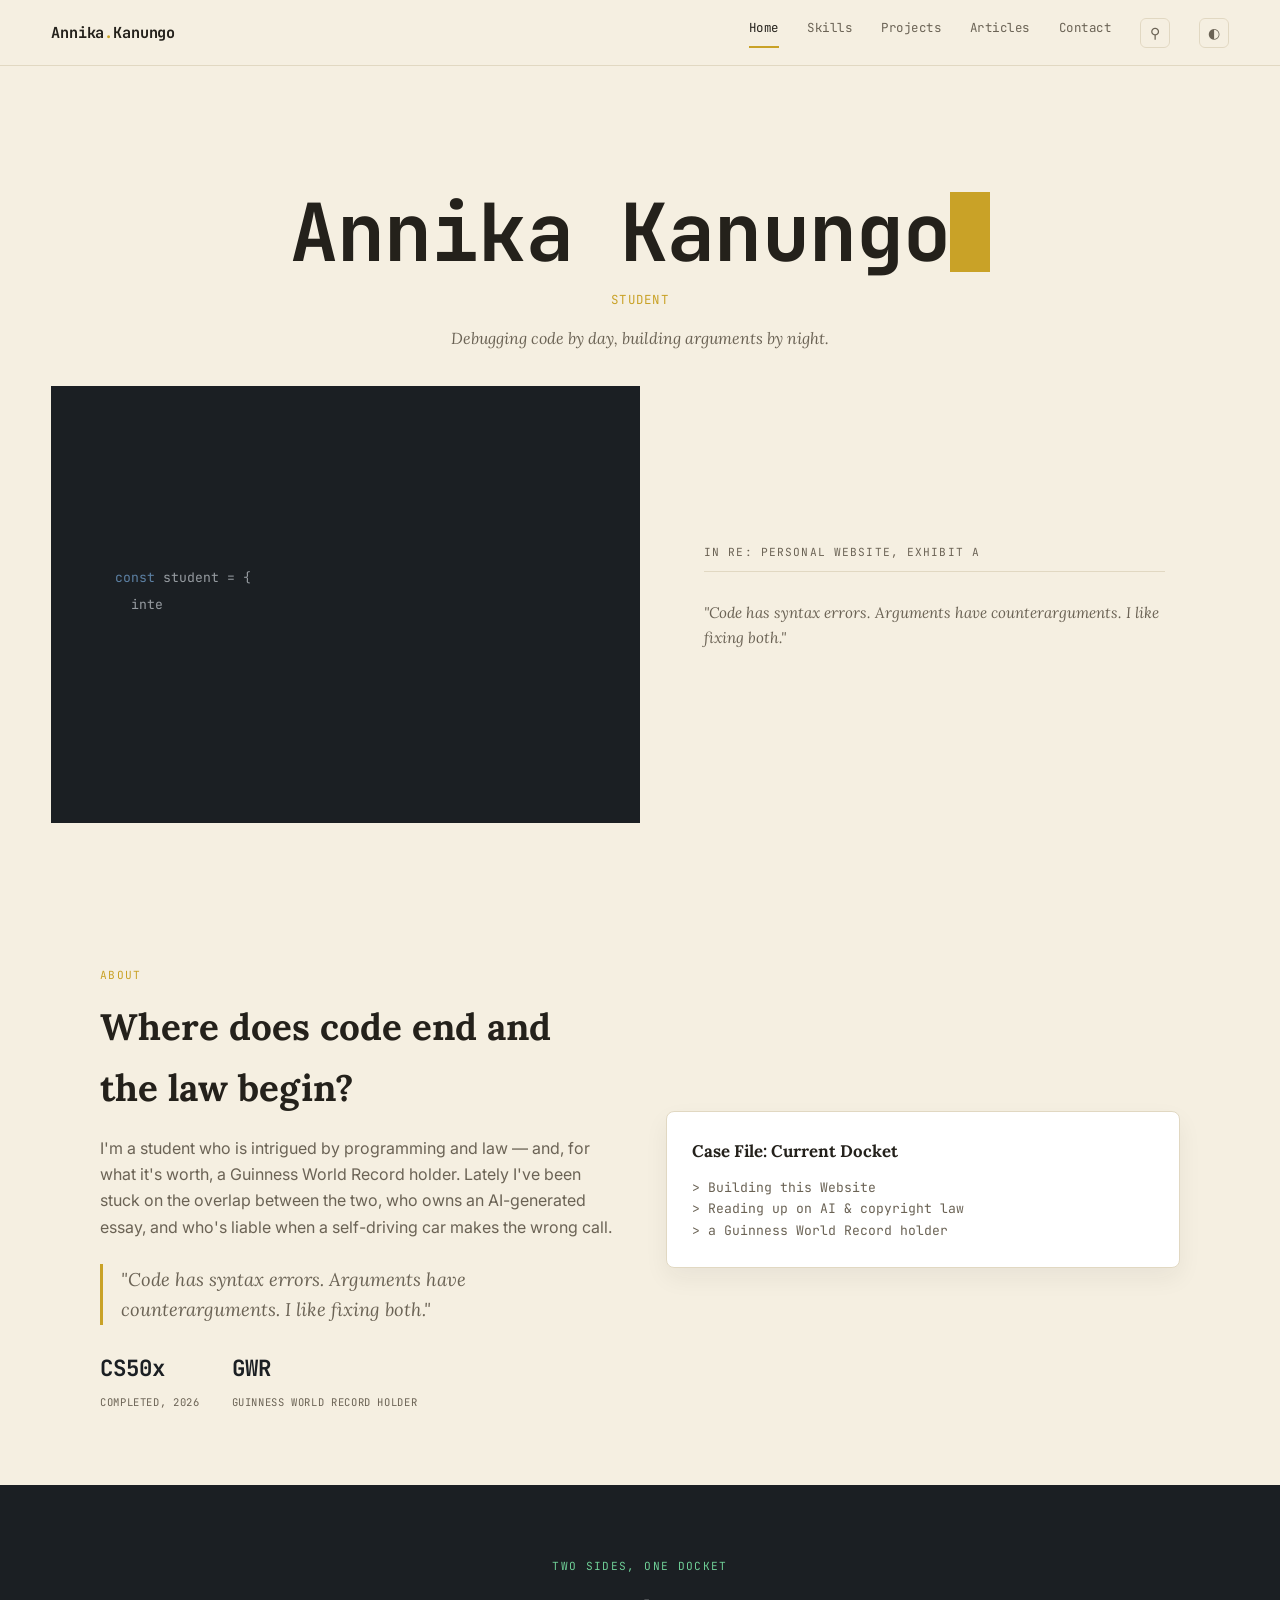
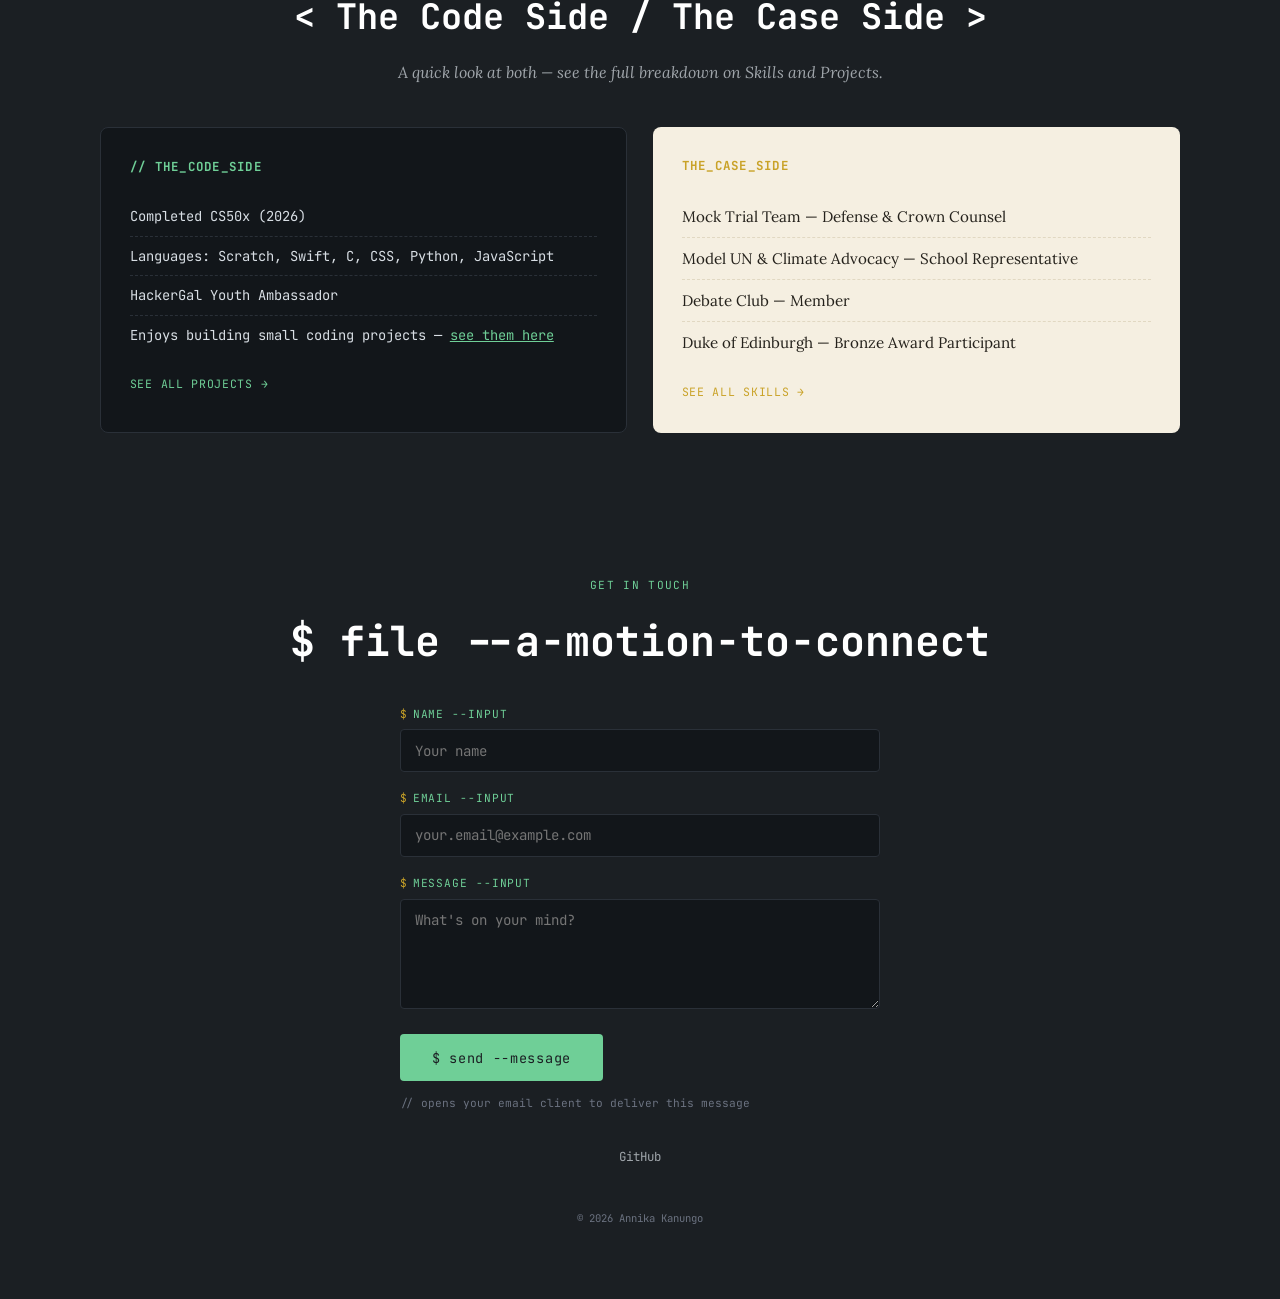
<file: index.html>
<!DOCTYPE html>
<html lang="en">
<head>
<script>
  // Applied before the stylesheet loads to avoid a flash of the
  // wrong theme on reload.
  (function(){
    try {
      if (localStorage.getItem('site-theme') === 'dark') {
        document.documentElement.setAttribute('data-theme', 'dark');
      }
    } catch(e){}
  })();
</script>
<meta charset="UTF-8">
<meta name="viewport" content="width=device-width, initial-scale=1.0">
<title>Annika Kanungo — Code &amp; Case</title>
<link rel="preconnect" href="https://fonts.googleapis.com">
<link rel="preconnect" href="https://fonts.gstatic.com" crossorigin>
<link href="https://fonts.googleapis.com/css2?family=JetBrains+Mono:wght@400;500;700&family=Lora:ital,wght@0,500;0,600;1,400&family=Inter:wght@400;500&display=swap" rel="stylesheet">
<link rel="stylesheet" href="styles.css">
</head>
<body>
  <div id="scroll-progress" class="scroll-progress"></div>
  <div id="custom-cursor" class="custom-cursor" hidden></div>

  <nav class="site-nav">
    <a class="nav-logo" href="index.html">Annika<span class="dot">.</span>Kanungo</a>
    <div class="nav-links">
      <a href="index.html" class="active">Home</a>
      <a href="skills.html">Skills</a>
      <a href="projects.html">Projects</a>
      <a href="articles.html">Articles</a>
      <a href="index.html#contact">Contact</a>
      <button id="cmdk-trigger" class="icon-btn" type="button" title="Search (/)">&#9906;</button>
      <button id="theme-toggle" class="icon-btn" type="button" title="Toggle dark mode">&#9680;</button>
    </div>
  </nav>

  <!-- HERO — the name stays together as one unit; the two supporting
       panels below carry the code / case duality instead -->
  <section class="hero">
    <div class="hero-banner enter" style="--d:0.05s">
      <h1 class="hero-name">Annika Kanungo<span class="cursor">&nbsp;</span></h1>
      <p class="hero-tag">Student</p>
      <p class="hero-sub">Debugging code by day, building arguments by night.</p>
    </div>
    <div class="hero-panels">
      <div class="code enter" style="--d:0.2s">
        <div class="code-line"><span class="kw">const</span> student = &#123;</div>
        <div class="code-line">&nbsp;&nbsp;interests: [<span class="str">"CS"</span>, <span class="str">"law"</span>],</div>
        <div class="code-line">&#125;;</div>
      </div>
      <div class="case enter" style="--d:0.35s">
        <span class="case-caption">In re: Personal Website, Exhibit A</span>
        <p class="case-quote">"Code has syntax errors. Arguments have counterarguments. I like fixing both."</p>
      </div>
    </div>
  </section>

  <!-- ABOUT -->
  <section class="about">
    <div class="wrap">
      <div class="reveal">
        <span class="eyebrow">About</span>
        <h2>Where does code end and the law begin?</h2>
        <p>I'm a student who is intrigued by programming and law — and, for what it's worth, a Guinness World Record holder. Lately I've been stuck on the overlap between the two, who owns an AI-generated essay, and who's liable when a self-driving car makes the wrong call.</p>
        <p class="pull">"Code has syntax errors. Arguments have counterarguments. I like fixing both."</p>
        <div class="stat-row">
          <div><strong>CS50x</strong><small>Completed, 2026</small></div>
          <div><strong>GWR</strong><small>Guinness World Record Holder</small></div>
        </div>
      </div>
      <div class="docket-card reveal" style="--d:0.15s">
        <strong>Case File: Current Docket</strong>
        &gt; Building this Website<br>
        &gt; Reading up on AI &amp; copyright law<br>
        &gt; a Guinness World Record holder
      </div>
    </div>
  </section>

  <!-- PASSIONS: teaser linking out to Skills and Projects -->
  <section class="passions">
    <div class="wrap">
      <span class="eyebrow">Two Sides, One Docket</span>
      <h2>&lt; The Code Side / The Case Side &gt;</h2>
      <p class="center-sub">A quick look at both — see the full breakdown on Skills and Projects.</p>
      <div class="split-grid">
        <div class="panel code reveal" style="--d:0s">
          <h3>// the_code_side</h3>
          <ul>
            <li>Completed CS50x (2026)</li>
            <li>Languages: Scratch, Swift, C, CSS, Python, JavaScript</li>
            <li>HackerGal Youth Ambassador</li>
            <li>Enjoys building small coding projects — <a href="projects.html">see them here</a></li>
          </ul>
          <a class="panel-more" href="projects.html">See all projects →</a>
        </div>
        <div class="panel case reveal" style="--d:0.15s">
          <h3>the_case_side</h3>
          <ul>
            <li>Mock Trial Team — Defense &amp; Crown Counsel</li>
            <li>Model UN &amp; Climate Advocacy — School Representative</li>
            <li>Debate Club — Member</li>
            <li>Duke of Edinburgh — Bronze Award Participant</li>
          </ul>
          <a class="panel-more" href="skills.html">See all skills →</a>
        </div>
      </div>
    </div>
  </section>

  <!-- CONTACT -->
  <section class="contact" id="contact">
    <div class="wrap">
      <span class="eyebrow reveal">Get In Touch</span>
      <h2 class="reveal" style="--d:0.1s">$ file --a-motion-to-connect</h2>
      <form id="contact-form" class="contact-form reveal" style="--d:0.2s">
        <div class="form-row">
          <label><span class="prompt">$</span>name --input</label>
          <input type="text" id="cf-name" name="name" placeholder="Your name" required>
        </div>
        <div class="form-row">
          <label><span class="prompt">$</span>email --input</label>
          <input type="email" id="cf-email" name="email" placeholder="your.email@example.com" required>
        </div>
        <div class="form-row">
          <label><span class="prompt">$</span>message --input</label>
          <textarea id="cf-message" name="message" placeholder="What's on your mind?" required></textarea>
        </div>
        <button type="submit" class="form-submit">$ send --message</button>
        <p class="form-note">// opens your email client to deliver this message</p>
      </form>
      <div class="social reveal" style="--d:0.3s">
        <a href="#">GitHub</a>
      </div>
      <footer>&copy; 2026 Annika Kanungo</footer>
    </div>
  </section>

  <div id="cmdk-overlay" class="cmdk-overlay" hidden>
    <div class="cmdk-box">
      <button id="cmdk-close" class="cmdk-close" type="button" title="Close (Esc)">&times;</button>
      <input type="text" id="cmdk-input" class="cmdk-input" placeholder="Jump to a page…" autocomplete="off">
      <div class="cmdk-list">
        <button class="cmdk-item" data-href="index.html">Home</button>
        <button class="cmdk-item" data-href="skills.html">Skills</button>
        <button class="cmdk-item" data-href="projects.html">Projects</button>
        <button class="cmdk-item" data-href="articles.html">Articles</button>
        <button class="cmdk-item" data-href="index.html#contact">Contact</button>
      </div>
    </div>
  </div>

  <script src="script.js"></script>
</body>
</html>
</file>
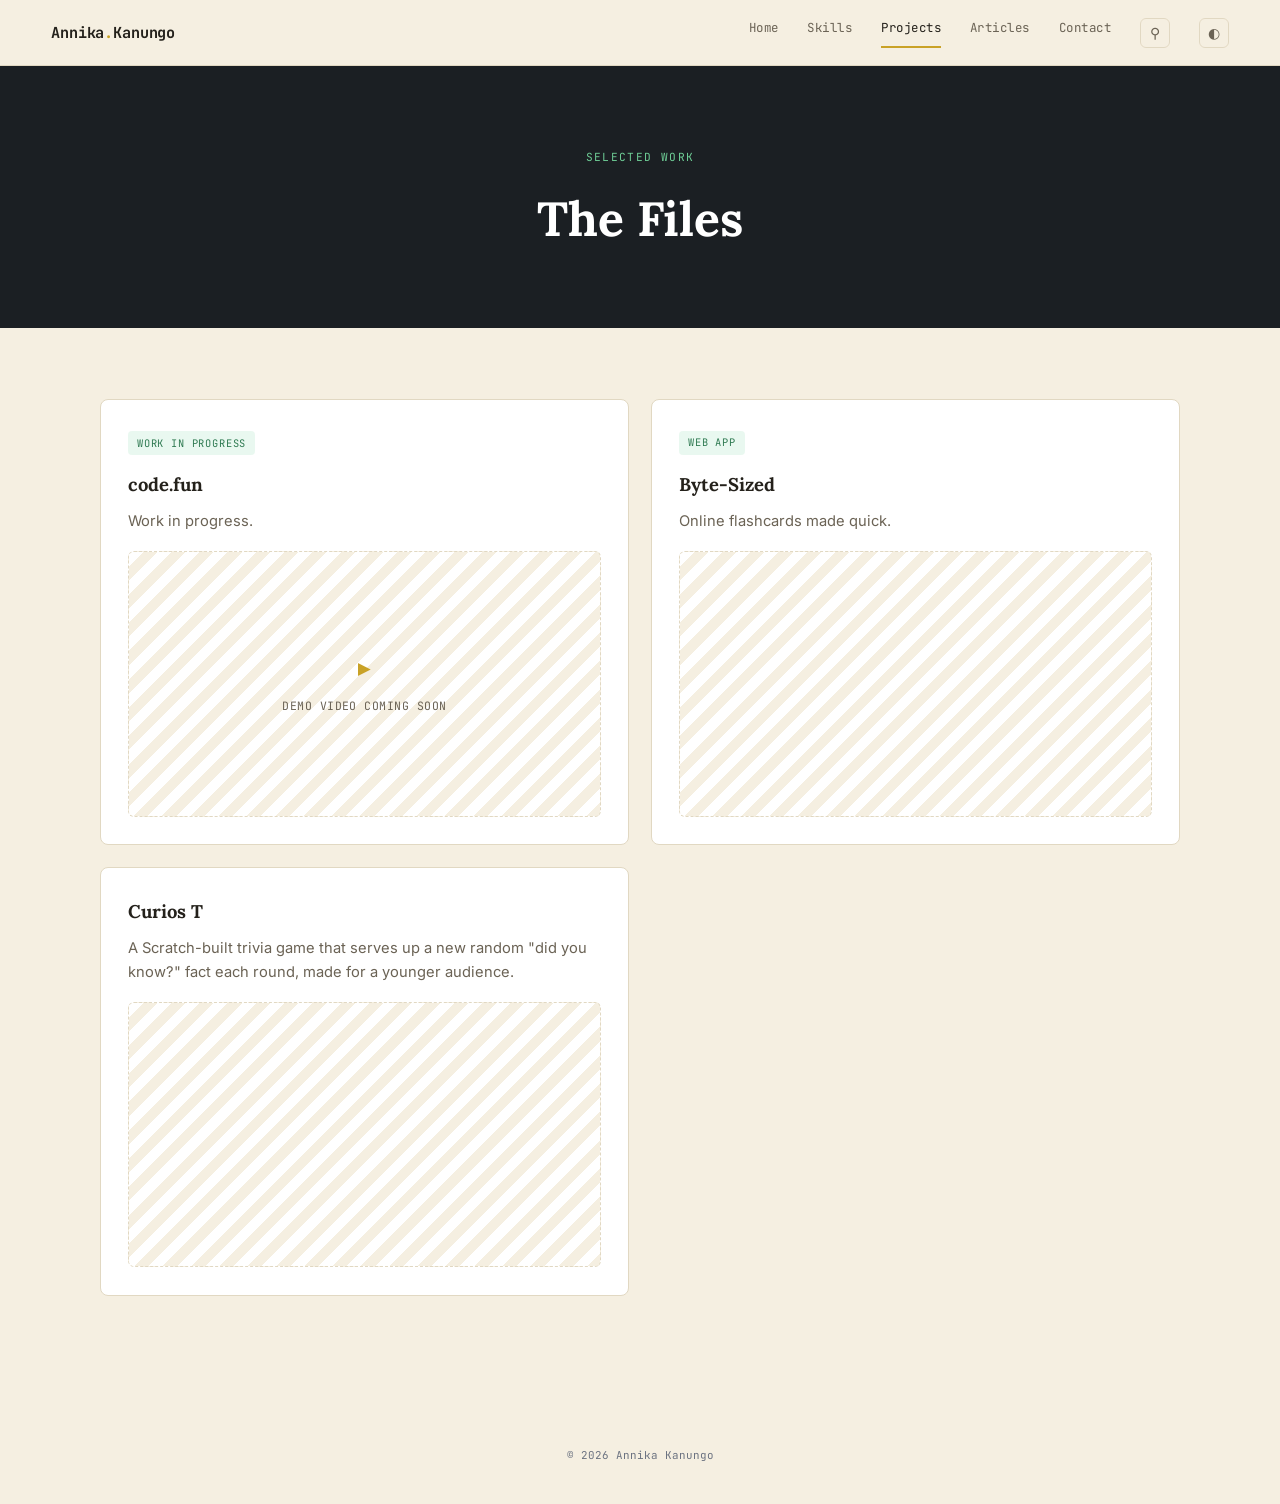
<file: projects.html>
<!DOCTYPE html>
<html lang="en">
<head>
<script>
  // Applied before the stylesheet loads to avoid a flash of the
  // wrong theme on reload.
  (function(){
    try {
      if (localStorage.getItem('site-theme') === 'dark') {
        document.documentElement.setAttribute('data-theme', 'dark');
      }
    } catch(e){}
  })();
</script>
<meta charset="UTF-8">
<meta name="viewport" content="width=device-width, initial-scale=1.0">
<title>Projects — Annika Kanungo</title>
<link rel="preconnect" href="https://fonts.googleapis.com">
<link rel="preconnect" href="https://fonts.gstatic.com" crossorigin>
<link href="https://fonts.googleapis.com/css2?family=JetBrains+Mono:wght@400;500;700&family=Lora:ital,wght@0,500;0,600;1,400&family=Inter:wght@400;500&display=swap" rel="stylesheet">
<link rel="stylesheet" href="styles.css">
</head>
<body>
  <div id="scroll-progress" class="scroll-progress"></div>
  <div id="custom-cursor" class="custom-cursor" hidden></div>

  <nav class="site-nav">
    <a class="nav-logo" href="index.html">Annika<span class="dot">.</span>Kanungo</a>
    <div class="nav-links">
      <a href="index.html">Home</a>
      <a href="skills.html">Skills</a>
      <a href="projects.html" class="active">Projects</a>
      <a href="articles.html">Articles</a>
      <a href="index.html#contact">Contact</a>
      <button id="cmdk-trigger" class="icon-btn" type="button" title="Search (/)">&#9906;</button>
      <button id="theme-toggle" class="icon-btn" type="button" title="Toggle dark mode">&#9680;</button>
    </div>
  </nav>

  <div class="page-header">
    <span class="eyebrow">Selected Work</span>
    <h1>The Files</h1>
  </div>

  <section class="projects">
    <div class="wrap">
      <div class="grid">
        <div class="card code-file reveal" style="--d:0s">
          <span class="tag">Work in Progress</span>
          <h3>code.fun</h3>
          <p>Work in progress.</p>
          <!-- DEMO VIDEO: replace the placeholder below with a real embed once
               you have a video, e.g.
               <iframe src="https://www.youtube.com/embed/YOUR_VIDEO_ID" allowfullscreen></iframe> -->
          <div class="demo-video">
            <span class="play-icon">▶</span>
            <span>Demo video coming soon</span>
          </div>
        </div>
        <div class="card code-file reveal" style="--d:0.1s">
          <span class="tag">Web App</span>
          <h3>Byte-Sized</h3>
          <p>Online flashcards made quick.</p>
          <div class="demo-video">
            <iframe src="https://www.youtube.com/embed/3B-Ln_yn0V4" allowfullscreen title="Byte-Sized demo"></iframe>
          </div>
        </div>
        <div class="card code-file reveal" style="--d:0.2s"> 
          <h3>Curios T</h3>
          <p>A Scratch-built trivia game that serves up a new random "did you know?" fact each round, made for a younger audience.</p>
          <div class="demo-video">
            <iframe src="https://www.youtube.com/embed/SGAQsZTo9oY" allowfullscreen title="Curios T demo"></iframe>
          </div>
        </div>
      </div>
    </div>
  </section>

  <footer class="site-footer">&copy; 2026 Annika Kanungo</footer>

  <div id="cmdk-overlay" class="cmdk-overlay" hidden>
    <div class="cmdk-box">
      <button id="cmdk-close" class="cmdk-close" type="button" title="Close (Esc)">&times;</button>
      <input type="text" id="cmdk-input" class="cmdk-input" placeholder="Jump to a page…" autocomplete="off">
      <div class="cmdk-list">
        <button class="cmdk-item" data-href="index.html">Home</button>
        <button class="cmdk-item" data-href="skills.html">Skills</button>
        <button class="cmdk-item" data-href="projects.html">Projects</button>
        <button class="cmdk-item" data-href="articles.html">Articles</button>
        <button class="cmdk-item" data-href="index.html#contact">Contact</button>
      </div>
    </div>
  </div>

  <script src="script.js"></script>
</body>
</html>
</file>
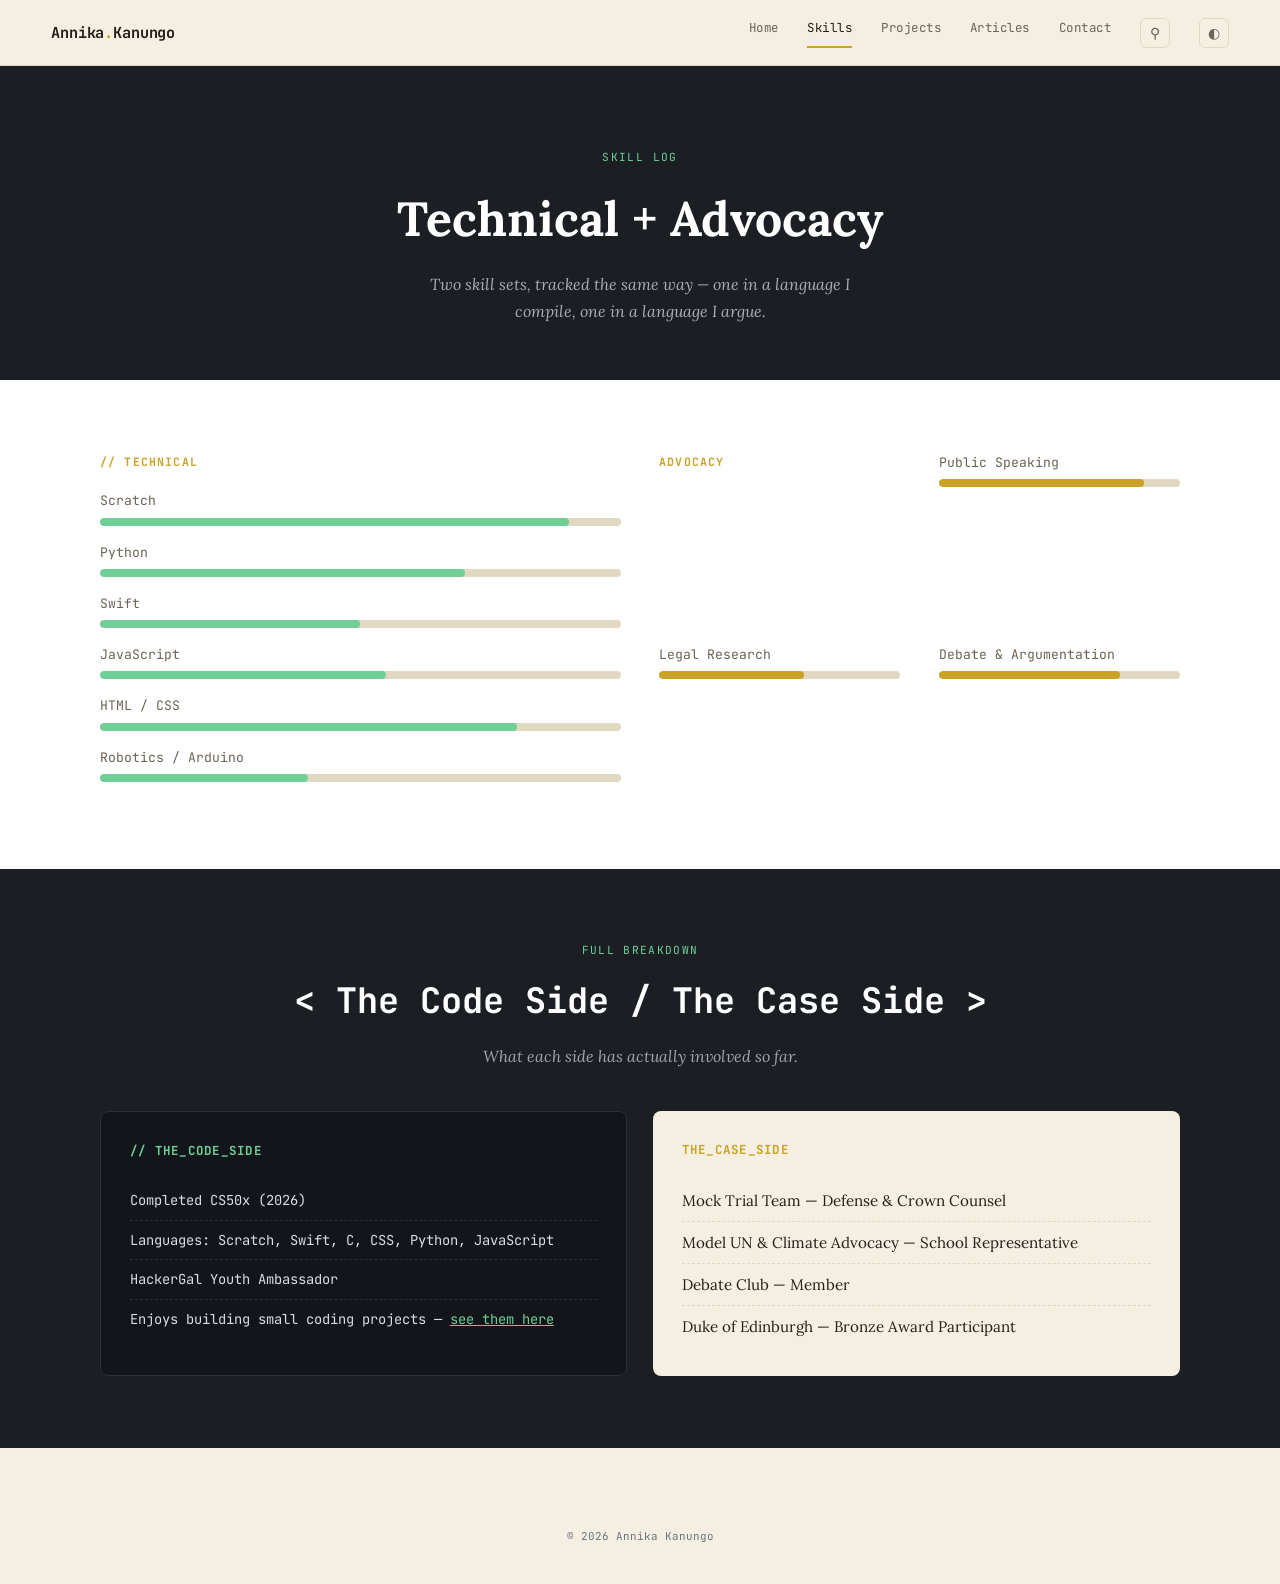
<file: skills.html>
<!DOCTYPE html>
<html lang="en">
<head>
<script>
  // Applied before the stylesheet loads to avoid a flash of the
  // wrong theme on reload.
  (function(){
    try {
      if (localStorage.getItem('site-theme') === 'dark') {
        document.documentElement.setAttribute('data-theme', 'dark');
      }
    } catch(e){}
  })();
</script>
<meta charset="UTF-8">
<meta name="viewport" content="width=device-width, initial-scale=1.0">
<title>Skills — Annika Kanungo</title>
<link rel="preconnect" href="https://fonts.googleapis.com">
<link rel="preconnect" href="https://fonts.gstatic.com" crossorigin>
<link href="https://fonts.googleapis.com/css2?family=JetBrains+Mono:wght@400;500;700&family=Lora:ital,wght@0,500;0,600;1,400&family=Inter:wght@400;500&display=swap" rel="stylesheet">
<link rel="stylesheet" href="styles.css">
</head>
<body>
  <div id="scroll-progress" class="scroll-progress"></div>
  <div id="custom-cursor" class="custom-cursor" hidden></div>

  <nav class="site-nav">
    <a class="nav-logo" href="index.html">Annika<span class="dot">.</span>Kanungo</a>
    <div class="nav-links">
      <a href="index.html">Home</a>
      <a href="skills.html" class="active">Skills</a>
      <a href="projects.html">Projects</a>
      <a href="articles.html">Articles</a>
      <a href="index.html#contact">Contact</a>
      <button id="cmdk-trigger" class="icon-btn" type="button" title="Search (/)">&#9906;</button>
      <button id="theme-toggle" class="icon-btn" type="button" title="Toggle dark mode">&#9680;</button>
    </div>
  </nav>

  <div class="page-header">
    <span class="eyebrow">Skill Log</span>
    <h1>Technical + Advocacy</h1>
    <p>Two skill sets, tracked the same way — one in a language I compile, one in a language I argue.</p>
  </div>

  <section class="skills">
    <div class="wrap">
      <div class="skill-cols">
        <div class="reveal" style="--d:0s">
          <h4>// technical</h4>
          <div class="skill-row"><div class="label"><span>Scratch</span></div><div class="bar"><i data-width="90%"></i></div></div>
          <div class="skill-row"><div class="label"><span>Python</span></div><div class="bar"><i data-width="70%"></i></div></div>
          <div class="skill-row"><div class="label"><span>Swift</span></div><div class="bar"><i data-width="50%"></i></div></div>
          <div class="skill-row"><div class="label"><span>JavaScript</span></div><div class="bar"><i data-width="55%"></i></div></div>
          <div class="skill-row"><div class="label"><span>HTML / CSS</span></div><div class="bar"><i data-width="80%"></i></div></div>
          <div class="skill-row"><div class="label"><span>Robotics / Arduino</span></div><div class="bar"><i data-width="40%"></i></div></div>
        </div>
        <div class="skill-cols case reveal" style="--d:0.15s">
          <h4>advocacy</h4>
          <div class="skill-row"><div class="label"><span>Public Speaking</span></div><div class="bar"><i data-width="85%"></i></div></div>
          <div class="skill-row"><div class="label"><span>Legal Research</span></div><div class="bar"><i data-width="60%"></i></div></div>
          <div class="skill-row"><div class="label"><span>Debate &amp; Argumentation</span></div><div class="bar"><i data-width="75%"></i></div></div>
        </div>
      </div>
    </div>
  </section>

  <!-- PASSIONS DETAIL: the fuller code-side / case-side lists live here -->
  <section class="passions">
    <div class="wrap">
      <span class="eyebrow">Full Breakdown</span>
      <h2>&lt; The Code Side / The Case Side &gt;</h2>
      <p class="center-sub">What each side has actually involved so far.</p>
      <div class="split-grid">
        <div class="panel code reveal" style="--d:0s">
          <h3>// the_code_side</h3>
          <ul>
            <li>Completed CS50x (2026)</li>
            <li>Languages: Scratch, Swift, C, CSS, Python, JavaScript</li>
            <li>HackerGal Youth Ambassador</li>
            <li>Enjoys building small coding projects — <a href="projects.html">see them here</a></li>
          </ul>
        </div>
        <div class="panel case reveal" style="--d:0.15s">
          <h3>the_case_side</h3>
          <ul>
            <li>Mock Trial Team — Defense &amp; Crown Counsel</li>
            <li>Model UN &amp; Climate Advocacy — School Representative</li>
            <li>Debate Club — Member</li>
            <li>Duke of Edinburgh — Bronze Award Participant</li>
          </ul>
        </div>
      </div>
    </div>
  </section>

  <footer class="site-footer">&copy; 2026 Annika Kanungo</footer>

  <div id="cmdk-overlay" class="cmdk-overlay" hidden>
    <div class="cmdk-box">
     <button id="cmdk-close" class="cmdk-close" type="button" title="Close (Esc)">&times;</button>
      <input type="text" id="cmdk-input" class="cmdk-input" placeholder="Jump to a page…" autocomplete="off">
      <div class="cmdk-list">
        <button class="cmdk-item" data-href="index.html">Home</button>
        <button class="cmdk-item" data-href="skills.html">Skills</button>
        <button class="cmdk-item" data-href="projects.html">Projects</button>
        <button class="cmdk-item" data-href="articles.html">Articles</button>
        <button class="cmdk-item" data-href="index.html#contact">Contact</button>
      </div>
    </div>
  </div>

  <script src="script.js"></script>
</body>
</html>
</file>
<file: styles.css>
/* =========================================================
   TEACHING NOTE: shared stylesheet.
   All three pages (index, skills, projects) link to this one
   file plus one script.js — a real multi-page site shares its
   design system instead of copy-pasting styles into every page.
   Annika's brief (CS + law) still drives every choice: a "code"
   register (dark, monospace, terminal) and a "case" register
   (parchment, serif, legal brief) running side by side.
   ========================================================= */
:root{
  --code-bg: #1B1F23;     /* code-editor charcoal */
  --code-text: #D8DEE4;
  --code-accent: #6FCF97; /* terminal green */
  --brass: #C9A227;       /* gavel brass — bridges both halves */
  --parchment: #F5EFE1;   /* legal-document cream */
  --ink: #24211B;         /* ink on parchment */
  --ink-soft: #6B6355;
  --line: #E1D8C2;
  --card-bg: #fff;
  --nav-bg: rgba(245,239,225,0.92);

  --mono: "JetBrains Mono", monospace;
  --serif: "Lora", Georgia, serif;
  --body: "Inter", sans-serif;

  --gap: clamp(1.5rem, 4vw, 4rem);
  --radius: 8px;
}

/* =========================================================
   DARK MODE
   TEACHING NOTE: only the "light" surfaces (parchment, cards,
   nav) need overriding here — the intentionally-dark sections
   (hero code panel, passions, contact, page headers) already
   use --code-bg directly and stay dark in both themes, since
   they're part of the "code side" motif, not a light/dark
   preference. Toggled via a `data-theme="dark"` attribute on
   <html>, set by script.js and remembered in localStorage.
   ========================================================= */
[data-theme="dark"]{
  --parchment: #15181B;
  --ink: #E7E2D6;
  --ink-soft: #A79F8F;
  --line: #2E3338;
  --card-bg: #1E2226;
  --nav-bg: rgba(21,24,27,0.88);
}

*{ box-sizing: border-box; }
html{ scroll-behavior: smooth; }
body{ margin:0; background: var(--parchment); color: var(--ink); font-family: var(--body); line-height:1.65; -webkit-font-smoothing: antialiased; }
@media (prefers-reduced-motion: reduce){
  html{ scroll-behavior:auto; }
  *{ animation-duration:0.001ms !important; animation-iteration-count:1 !important; transition-duration:0.001ms !important; }
}
::selection{ background: var(--brass); color:#1B1F23; }
:focus-visible{ outline: 2px solid var(--brass); outline-offset: 3px; }
section{ padding: calc(var(--gap) * 1.4) var(--gap); }
.wrap{ max-width: 1080px; margin: 0 auto; }
h1,h2,h3{ margin:0; }

.reveal{ opacity:0; transform: translateY(26px); transition: opacity .7s ease, transform .7s ease; transition-delay: var(--d,0s); }
.reveal.in-view{ opacity:1; transform:translateY(0); }
.enter{ opacity:0; transform: translateY(16px); animation: enter-up .8s cubic-bezier(.2,.7,.3,1) forwards; animation-delay: var(--d,0s); }
@keyframes enter-up{ to{ opacity:1; transform:translateY(0);} }
@media (prefers-reduced-motion: reduce){ .reveal,.enter{ opacity:1; transform:none; animation:none; transition:none; } }

/* ---------- NAV ---------- */
.site-nav{
  position: sticky; top: 0; z-index: 10;
  display:flex; align-items:center; justify-content:space-between;
  padding: 1.1rem clamp(1.5rem, 4vw, 4rem);
  background: var(--nav-bg); backdrop-filter: blur(6px);
  border-bottom: 1px solid var(--line);
}
.nav-logo{ font-family: var(--mono); font-weight: 700; font-size: 0.95rem; color: var(--ink); text-decoration:none; letter-spacing: -0.01em; }
.nav-logo .dot{ color: var(--brass); }
.nav-links{ display:flex; gap: 1.8rem; font-family: var(--mono); font-size: 0.78rem; letter-spacing: 0.04em; }
.nav-links a{ color: var(--ink-soft); text-decoration:none; padding-bottom: 3px; border-bottom: 2px solid transparent; transition: color .2s ease, border-color .2s ease; }
.nav-links a:hover{ color: var(--ink); }
.nav-links a.active{ color: var(--ink); border-color: var(--brass); }
@media (max-width: 560px){
  .nav-links{ gap: 1.1rem; font-size: 0.7rem; }
}

/* ---------- PAGE HEADER (skills / projects) ---------- */
.page-header{ background: var(--code-bg); color: var(--code-text); text-align:center; padding: calc(var(--gap) * 1.6) var(--gap) calc(var(--gap) * 1.1); }
.page-header .eyebrow{ color: var(--code-accent); }
.page-header h1{ font-family: var(--serif); color: #fff; font-size: clamp(2rem, 5vw, 3rem); margin: 0.5rem 0 0.8rem; }
.page-header p{ font-family: var(--serif); font-style: italic; color: var(--code-text); opacity: 0.75; max-width: 46ch; margin: 0 auto; }
/* ---------- HERO: split code / case (index only) ---------- */
.hero{ min-height: 92vh; display:grid; grid-template-rows: auto 1fr; position: relative; }
.hero-banner{
  grid-column: 1 / -1; text-align:center; padding: 3.4rem clamp(1.5rem,5vw,4rem) 2.2rem;
  background: var(--parchment); position:relative; z-index: 2;
}
.hero-name{
  font-family: var(--mono); font-weight: 700; letter-spacing: -0.01em;
  font-size: clamp(2.4rem, 7vw, 5rem); line-height: 1; color: var(--ink);
}
.cursor{ display:inline-block; width: 0.5em; background: var(--brass); animation: blink 1s step-end infinite; }
@keyframes blink{ 50%{ opacity:0; } }
.hero-tag{ font-family: var(--mono); font-size: 0.78rem; letter-spacing: 0.1em; text-transform: uppercase; color: var(--brass); margin-top: 1.1rem; }
.hero-sub{ font-family: var(--serif); font-style: italic; color: var(--ink-soft); max-width: 44ch; margin: 0.9rem auto 0; }

.hero-panels{ grid-column: 1 / -1; display:grid; grid-template-columns: 1fr 1fr; }
.hero .code, .hero .case{ display:flex; flex-direction:column; justify-content:center; padding: 2.6rem clamp(1.5rem,5vw,4rem); position:relative; }
.hero .code{ background: var(--code-bg); color: var(--code-text); }
.hero .case{ background: var(--parchment); color: var(--ink); }
.code-line{ font-family: var(--mono); font-size: 0.82rem; color: var(--code-text); opacity: 0.65; margin: 0.15rem 0; }
.code-line .kw{ color: #7FB4E8; }
.code-line .str{ color: var(--code-accent); }
.code-line .cmt{ color: #6B7280; }
.case-caption{ font-family: var(--mono); font-size: 0.7rem; letter-spacing: 0.1em; text-transform: uppercase; color: var(--ink-soft); border-bottom: 1px solid var(--line); padding-bottom: 0.6rem; margin-bottom: 0.8rem; }
.case-quote{ font-family: var(--serif); font-style: italic; color: var(--ink-soft); font-size: 0.95rem; }

.seam{
  position:absolute; left:50%; top:0; transform:translate(-50%,-50%);
  width: 56px; height: 56px; border-radius:50%;
  background: var(--brass); color:#1B1F23;
  display:flex; align-items:center; justify-content:center;
  font-family: var(--mono); font-weight:700; font-size: 1rem;
  box-shadow: 0 0 0 8px var(--parchment);
  z-index: 3;
}
@media (max-width: 760px){
  .hero-panels{ grid-template-columns: 1fr; }
  .seam{ display:none; }
}

/* ---------- ABOUT ---------- */
.about{ background: var(--parchment); }
.about .wrap{ display:grid; grid-template-columns: 1fr 1fr; gap: var(--gap); align-items:center; }
.eyebrow{ font-family: var(--mono); font-size: 0.7rem; letter-spacing: 0.12em; text-transform: uppercase; color: var(--brass); display:block; margin-bottom: 0.8rem; }
.about h2{ font-family: var(--serif); font-size: clamp(1.7rem, 3.6vw, 2.3rem); margin-bottom: 1rem; }
.about p{ color: var(--ink-soft); max-width: 52ch; }
.pull{ font-family: var(--serif); font-style: italic; font-size: 1.15rem; border-left: 3px solid var(--brass); padding-left: 1.1rem; margin: 1.5rem 0; }
.stat-row{ display:flex; gap: 2rem; flex-wrap:wrap; margin-top: 1.6rem; }
.stat-row strong{ display:block; font-family: var(--mono); font-size: 1.4rem; color: var(--code-bg); }
.stat-row small{ font-family: var(--mono); color: var(--ink-soft); font-size: 0.66rem; letter-spacing: 0.06em; text-transform: uppercase; }
.docket-card{
  background: var(--card-bg); border: 1px solid var(--line); border-radius: var(--radius);
  padding: 1.6rem; font-family: var(--mono); font-size: 0.82rem; color: var(--ink-soft);
  box-shadow: 0 10px 24px rgba(36,33,27,0.06);
}
.docket-card strong{ display:block; font-family: var(--serif); font-size: 1.05rem; color: var(--ink); margin-bottom: 0.7rem; }

/* ---------- PASSIONS SPLIT (index teaser) ---------- */
.passions{ background: var(--code-bg); color: var(--code-text); }
.passions .eyebrow{ color: var(--code-accent); text-align:center; }
.passions h2{ font-family: var(--mono); text-align:center; font-size: clamp(1.6rem, 3.4vw, 2.2rem); color: #fff; margin-bottom: 0.8rem; }
.passions > .wrap > p.center-sub{ text-align:center; font-family: var(--serif); font-style:italic; color: var(--code-text); opacity:0.7; margin: 0 auto 2.6rem; max-width: 50ch; }
.split-grid{ display:grid; grid-template-columns: 1fr 1fr; gap: 1.6rem; }
.panel{ border-radius: var(--radius); padding: 1.8rem; }
.panel.code{ background: #12161A; border: 1px solid #2A3038; }
.panel.case{ background: var(--parchment); color: var(--ink); }
.panel h3{ font-family: var(--mono); font-size: 0.78rem; letter-spacing: 0.1em; text-transform: uppercase; margin-bottom: 1.2rem; }
.panel.code h3{ color: var(--code-accent); }
.panel.case h3{ color: var(--brass); font-family: var(--mono); }
.panel ul{ list-style: none; margin:0; padding:0; }
.panel.code li{ font-family: var(--mono); font-size: 0.86rem; padding: 0.5rem 0; border-bottom: 1px dashed #2A3038; }
.panel.case li{ font-family: var(--serif); font-size: 0.95rem; padding: 0.5rem 0; border-bottom: 1px dashed var(--line); }
.panel.code li a{ color: var(--code-accent); }
.panel.case li a{ color: var(--brass); }
.panel li:last-child{ border-bottom: none; }
.panel-more{ display:inline-block; margin-top: 1.2rem; font-family: var(--mono); font-size: 0.72rem; letter-spacing: 0.06em; text-transform:uppercase; text-decoration:none; }
.panel.code .panel-more{ color: var(--code-accent); }
.panel.case .panel-more{ color: var(--brass); }
.panel-more:hover{ text-decoration: underline; }

/* ---------- PROJECTS ---------- */
.projects{ background: var(--parchment); }
.projects .eyebrow{ text-align:center; }
.projects h2{ font-family: var(--serif); text-align:center; font-size: clamp(1.7rem, 3.6vw, 2.3rem); margin-bottom: 2.6rem; }
.grid{ display:grid; grid-template-columns: repeat(2, 1fr); gap: 1.4rem; }
.card{ background:var(--card-bg); border:1px solid var(--line); border-radius: var(--radius); padding: 1.7rem; position:relative; transition: transform .15s ease, box-shadow .3s ease; }
.card:hover{ box-shadow: 0 14px 30px rgba(36,33,27,0.1); }
.card .tag{ font-family: var(--mono); font-size: 0.65rem; letter-spacing: 0.08em; text-transform: uppercase; padding: 0.2rem 0.55rem; border-radius: 4px; display:inline-block; margin-bottom: 0.9rem; }
.card.code-file .tag{ background: rgba(111,207,151,0.15); color: #2F7A52; }
.card.case-file .tag{ background: rgba(201,162,39,0.15); color: #8A6D14; }
.card h3{ font-family: var(--serif); font-size: 1.15rem; margin-bottom: 0.6rem; }
.card p{ color: var(--ink-soft); font-size: 0.92rem; margin:0; }
.demo-video{
  margin-top: 1.1rem; aspect-ratio: 16/9; border-radius: 6px;
  background: repeating-linear-gradient(135deg, var(--card-bg) 0 10px, var(--parchment) 10px 20px);
  border: 1px dashed var(--line);
  display:flex; flex-direction:column; align-items:center; justify-content:center; gap: 0.5rem;
  color: var(--ink-soft); font-family: var(--mono); font-size: 0.72rem; text-transform: uppercase; letter-spacing: 0.04em;
}
.demo-video iframe{ width:100%; height:100%; border:0; border-radius:6px; }
.demo-video .play-icon{ font-size: 1.3rem; color: var(--brass); }

/* ---------- SKILLS ---------- */
.skills{ background: var(--card-bg); }
.skills .eyebrow{ text-align:center; }
.skills h2{ font-family: var(--serif); text-align:center; font-size: clamp(1.7rem, 3.6vw, 2.3rem); margin-bottom: 2.6rem; }
.skill-cols{ display:grid; grid-template-columns: 1fr 1fr; gap: 2.4rem; }
.skill-cols h4{ font-family: var(--mono); font-size: 0.72rem; letter-spacing: 0.1em; text-transform: uppercase; color: var(--brass); margin: 0 0 1.2rem; }
.skill-row{ margin-bottom: 1rem; font-family: var(--mono); font-size: 0.82rem; }
.skill-row .label{ display:flex; justify-content:space-between; margin-bottom: 0.35rem; color: var(--ink-soft); }
.bar{ height: 8px; background: var(--line); border-radius: 4px; overflow:hidden; font-family: var(--mono); }
.bar i{ display:block; height:100%; width: 0%; background: var(--code-accent); border-radius: 4px; transition: width 1.1s cubic-bezier(.2,.7,.3,1); }
.skill-cols.case .bar i{ background: var(--brass); }

/* ---------- CONTACT ---------- */
.contact{ background: var(--code-bg); color: var(--code-text); text-align:center; }
.contact .eyebrow{ color: var(--code-accent); }
.contact h2{ font-family: var(--mono); font-size: clamp(1.8rem, 5vw, 2.6rem); color:#fff; margin: 0.6rem 0 1.8rem; }
.cta-btn{
  display:inline-block; font-family: var(--mono); font-size: 0.85rem; letter-spacing: 0.05em;
  color: var(--code-bg); background: var(--code-accent); padding: 1rem 2.2rem; border-radius: 4px;
  text-decoration:none; transition: transform .25s ease, box-shadow .25s ease;
}
.cta-btn:hover{ transform: translateY(-3px); box-shadow: 0 12px 26px rgba(111,207,151,0.3); }
.contact-form{ max-width: 480px; margin: 0 auto; text-align:left; }
.form-row{ margin-bottom: 1.1rem; }
.form-row label{ display:block; font-family: var(--mono); font-size: 0.7rem; letter-spacing: 0.08em; text-transform: uppercase; color: var(--code-accent); margin-bottom: 0.4rem; }
.form-row label .prompt{ color: var(--brass); margin-right: 0.3rem; }
.form-row input, .form-row textarea{
  width: 100%; background: #12161A; border: 1px solid #2A3038; border-radius: 4px;
  color: var(--code-text); font-family: var(--mono); font-size: 0.88rem;
  padding: 0.7rem 0.85rem; resize: vertical;
}
.form-row textarea{ min-height: 110px; }
.form-row input:focus, .form-row textarea:focus{ outline: none; border-color: var(--brass); }
.form-submit{
  font-family: var(--mono); font-size: 0.85rem; letter-spacing: 0.05em;
  color: var(--code-bg); background: var(--code-accent); padding: 0.9rem 2rem; border: none; border-radius: 4px;
  cursor: pointer; transition: transform .25s ease, box-shadow .25s ease;
}
.form-submit:hover{ transform: translateY(-3px); box-shadow: 0 12px 26px rgba(111,207,151,0.3); }
.form-note{ font-family: var(--mono); font-size: 0.7rem; color: #6B7280; margin-top: 0.8rem; }
.social{ margin-top: 2.2rem; display:flex; gap:1.6rem; justify-content:center; font-family: var(--mono); font-size: 0.78rem; }
.social a{ text-decoration:none; color: var(--code-text); opacity: 0.7; }
.social a:hover{ opacity:1; color: var(--code-accent); }
footer{ margin-top: 2.6rem; font-family: var(--mono); font-size: 0.66rem; color: #6B7280; }

@media (max-width: 760px){
  .about .wrap{ grid-template-columns: 1fr; }
  .split-grid{ grid-template-columns: 1fr; }
  .grid{ grid-template-columns: 1fr; }
  .skill-cols{ grid-template-columns: 1fr; }
}

/* =========================================================
   ARTICLES PAGE
   TEACHING NOTE: same duality concept, new format — each
   article is presented like a docket entry / citation, with
   a big serif index number, a monospace meta line, and a
   colored tag pill (code / case / both). A small JS filter
   bar lets visitors narrow the list by tag without a reload —
   a good lightweight interactivity example for the class.
   ========================================================= */
.articles{ background: var(--parchment); }
.filter-bar{ position: relative; display:flex; gap: 0.7rem; justify-content:center; flex-wrap: wrap; margin-bottom: 2.6rem; }
.filter-btn{
  position: relative; z-index: 1;
  font-family: var(--mono); font-size: 0.72rem; letter-spacing: 0.06em; text-transform: uppercase;
  background: var(--card-bg); border: 1px solid var(--line); color: var(--ink-soft);
  padding: 0.55rem 1.1rem; border-radius: 999px; cursor: pointer;
  transition: background .2s ease, color .2s ease, border-color .2s ease;
}
.filter-btn:hover{ border-color: var(--brass); color: var(--ink); }
.filter-btn.active{ background: transparent; border-color: transparent; color: #fff; }
.filter-pill{
  position: absolute; top: 0; left: 0; height: 100%;
  background: var(--code-bg); border-radius: 999px;
  transition: transform .4s cubic-bezier(.22,1,.36,1), width .4s cubic-bezier(.22,1,.36,1);
  z-index: 0;
   }

.article-list{ display:flex; flex-direction: column; gap: 1.1rem; }
.article-card{
  background: var(--card-bg); border: 1px solid var(--line); border-radius: var(--radius);
  padding: 1.7rem clamp(1.3rem, 3vw, 2.2rem);
  display:grid; grid-template-columns: 64px 1fr; gap: 1.4rem; align-items: start;
  transition: transform .15s ease, box-shadow .3s ease;
}
.article-card:hover{ box-shadow: 0 14px 30px rgba(36,33,27,0.1); }
.article-num{ font-family: var(--serif); font-size: 1.8rem; font-style: italic; color: var(--line); line-height: 1; }
.article-body h3{ font-family: var(--serif); font-size: 1.2rem; margin-bottom: 0.5rem; }
.article-body p{ color: var(--ink-soft); font-size: 0.92rem; margin: 0 0 0.9rem; }
.article-meta{ display:flex; align-items:center; gap: 0.9rem; font-family: var(--mono); font-size: 0.7rem; color: var(--ink-soft); flex-wrap: wrap; }
.pill{ padding: 0.2rem 0.6rem; border-radius: 999px; letter-spacing: 0.05em; text-transform: uppercase; font-size: 0.66rem; }
.pill.code{ background: rgba(111,207,151,0.15); color: #2F7A52; }
.pill.case{ background: rgba(201,162,39,0.15); color: #8A6D14; }
.pill.both{ background: linear-gradient(90deg, rgba(111,207,151,0.18), rgba(201,162,39,0.18)); color: var(--ink); }
.article-card[hidden]{ display:none; }
.empty-state{ text-align:center; font-family: var(--mono); font-size: 0.85rem; color: var(--ink-soft); padding: 2.5rem 0; }
.article-admin{ display:none; gap: 0.6rem; margin-top: 1rem; }
body.is-admin .article-admin{ display:flex; }
.edit-btn, .delete-btn{
  font-family: var(--mono); font-size: 0.66rem; letter-spacing: 0.05em; text-transform: uppercase;
  padding: 0.4rem 0.8rem; border-radius: 4px; border: 1px solid var(--line); background: var(--card-bg);
  color: var(--ink-soft); cursor: pointer; transition: border-color .2s ease, color .2s ease;
}
.edit-btn:hover{ border-color: var(--brass); color: var(--ink); }
.delete-btn:hover{ border-color: #D97B7B; color: #B14545; }

@media (max-width: 560px){
  .article-card{ grid-template-columns: 1fr; }
  .article-num{ display:none; }
}

/* ---------- ADMIN PANEL (client-side demo only) ---------- */
.admin-area{ max-width: 480px; margin: 0 auto 3rem; text-align:center; }
.admin-btn{ margin-bottom: 1rem; }
.admin-panel{
  background: var(--code-bg); color: var(--code-text); border-radius: var(--radius);
  padding: 1.6rem clamp(1.2rem,3vw,2rem); text-align:left; margin-bottom: 1.2rem;
}
.admin-panel h3{ font-family: var(--mono); font-size: 0.95rem; color: #fff; margin-bottom: 1.2rem; }
.admin-note{ font-family: var(--mono); font-size: 0.68rem; color: #6B7280; margin: 0 0 1rem; }
.admin-panel .form-row label{ color: var(--brass); }
.admin-panel input, .admin-panel textarea, .admin-panel select{
  width:100%; background:#12161A; border:1px solid #2A3038; border-radius:4px;
  color: var(--code-text); font-family: var(--mono); font-size:0.85rem; padding:0.65rem 0.8rem;
}
.admin-error{ font-family: var(--mono); font-size: 0.72rem; color: #E08585; margin-top: 0.7rem; }
.article-card.is-new{ border-color: var(--brass); }
.pill.new{ background: rgba(201,162,39,0.18); color: #8A6D14; }

.site-footer{
  text-align:center; font-family: var(--mono); font-size: 0.68rem; color: #6B7280;
  padding: 2.4rem var(--gap);
}

/* =========================================================
   SPRING BUTTON PRESS
   TEACHING NOTE: the trick is two transitions, not one. The
   base rule (slow, bouncy cubic-bezier with overshoot) governs
   the release — springing back past 100% before settling. The
   :active rule overrides with a fast linear transition just for
   the press-down, so pressing feels instant but releasing feels
   springy. Applied broadly so every button on the site (nav,
   forms, filters, admin panel) gets the same tactile feel.
   ========================================================= */
button, .cta-btn, .form-submit{
  transition: transform 0.3s cubic-bezier(.34, 1.56, .64, 1);
}
button:active, .cta-btn:active, .form-submit:active{
  transform: scale(0.94);
  transition: transform 0.1s ease;
}

/* ---------- NAV ICON BUTTONS (dark mode + command palette) ---------- */
.icon-btn{
  background: none; border: 1px solid var(--line); border-radius: 6px;
  width: 30px; height: 30px; display:inline-flex; align-items:center; justify-content:center;
  font-size: 0.9rem; color: var(--ink-soft); cursor: pointer;
  transition: border-color .2s ease, color .2s ease;
}
.icon-btn:hover{ border-color: var(--brass); color: var(--ink); }

/* ---------- COMMAND PALETTE ---------- */

.cmdk-overlay{
  position: fixed; inset: 0; background: rgba(20,20,20,0.5);
  display:flex; align-items:flex-start; justify-content:center;
  padding-top: 12vh; z-index: 100;
}
.cmdk-overlay[hidden]{ display: none !important; }
   }
.cmdk-box{
  position: relative;
  width: min(90vw, 480px); background: var(--card-bg); border-radius: var(--radius);
  box-shadow: 0 20px 50px rgba(0,0,0,0.3); overflow: hidden;
  border: 1px solid var(--line);
}
.cmdk-input{
  width: 100%; box-sizing: border-box; padding: 1rem 3rem 1rem 1.2rem; font-family: var(--mono);
  font-size: 0.95rem; border: none; border-bottom: 1px solid var(--line);
  background: transparent; color: var(--ink); outline: none;
}
.cmdk-close{
  position: absolute; top: 0.7rem; right: 0.7rem;
  background: none; border: none; font-size: 1.2rem; line-height: 1;
  color: var(--ink-soft); cursor: pointer; padding: 0.3rem 0.5rem;
}
.cmdk-close:hover{ color: var(--ink); }
.cmdk-list{ max-height: 300px; overflow-y: auto; }
.cmdk-item{
  display:block; width: 100%; text-align:left; padding: 0.8rem 1.2rem;
  background: none; border: none; font-family: var(--mono); font-size: 0.85rem;
  color: var(--ink-soft); cursor: pointer; transition: background .15s ease;
}
.cmdk-item:hover, .cmdk-item.selected{ background: var(--parchment); color: var(--ink); }
.cmdk-item[hidden]{ display: none; }

/* ---------- CONFETTI (publish celebration) ---------- */
.confetti-piece{
  position: fixed; top: 40vh; font-size: 1.4rem; pointer-events:none; z-index: 999;
  animation: confetti-burst 1.1s cubic-bezier(.15,.8,.3,1) forwards;
}
@keyframes confetti-burst{
  0%{ transform: translate(0,0) rotate(0deg); opacity:1; }
  100%{ transform: translate(var(--x), 60vh) rotate(var(--r)); opacity:0; }
}

/* =========================================================
   PRINT STYLESHEET
   TEACHING NOTE: Ctrl+P uses a completely different stylesheet
   context (@media print) — nav, buttons, and forms don't make
   sense on paper, so they're hidden, and the page is reformatted
   like an actual legal document with a plain letterhead. Good
   one to demo live in class: same HTML, a totally different
   presentation, with zero JavaScript involved.
   ========================================================= */
@media print{
  .site-nav, .filter-bar, .admin-area, .contact-form, .social,
  .hero-panels, .seam, .demo-video, .cmdk-overlay, button,
  .icon-btn, .article-admin{
    display: none !important;
  }
  body{ background: #fff; color: #000; font-family: var(--serif); }
  body::before{
    content: "IN THE MATTER OF: ANNIKA KANUNGO — PERSONAL WEBSITE\A________________________________________";
    white-space: pre-line; display:block; text-align:center;
    font-family: var(--mono); font-size: 0.75rem; margin-bottom: 2rem; color: #000;
  }
  a{ color:#000; text-decoration: underline; }
  .hero-banner, .page-header, .passions, .contact{ background: #fff !important; color: #000 !important; }
  .hero-name, .page-header h1, .passions h2, .contact h2{ color:#000 !important; }
  section{ padding: 0.6rem 0; }
}
</file>
